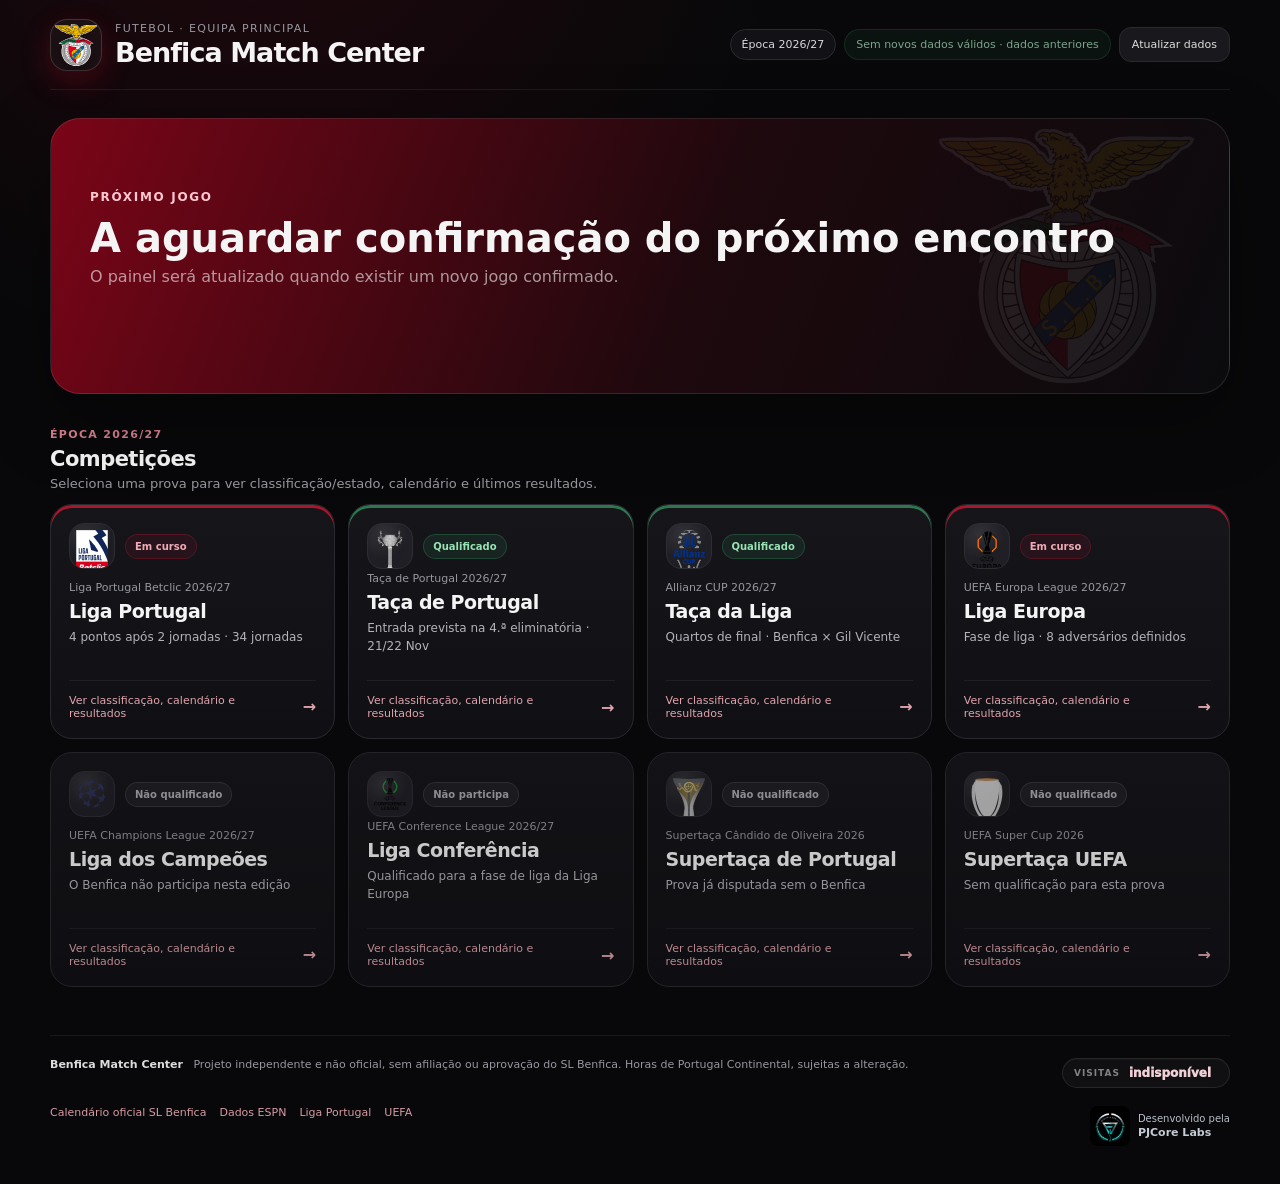
<file: index.html>
<!doctype html>
<html lang="pt-PT">
<head>
  <meta charset="utf-8" />
  <meta name="viewport" content="width=device-width, initial-scale=1" />
  <meta name="theme-color" content="#b20d20" />
  <meta name="description" content="Próximo jogo, competições, classificações, calendários e resultados do SL Benfica." />
  <title>Benfica Match Center</title>
  <link rel="manifest" href="manifest.webmanifest" />
  <link rel="icon" href="icons/benfica-crest.svg" type="image/svg+xml" />
  <link rel="stylesheet" href="styles.css?v=33-official-tv" />
  <!-- GoatCounter: analytics + contador de visitas -->
  <script data-goatcounter="https://pajogusi.goatcounter.com/count" async src="https://gc.zgo.at/count.js"></script>
</head>
<body>
  <div class="app-shell">
    <header class="topbar">
      <button class="brand brand-button" id="homeButton" type="button" aria-label="Voltar ao início">
        <span class="brand-mark" aria-hidden="true"><img src="icons/benfica-crest.svg" alt="" /></span>
        <span class="brand-copy">
          <span class="eyebrow">Futebol · Equipa Principal</span>
          <strong>Benfica Match Center</strong>
        </span>
      </button>
      <div class="header-actions">
        <span class="season-chip">Época 2026/27</span>
        <span class="status-chip" id="dataStatus" role="status">Dados de base · agosto de 2026</span>
        <button class="source-button" id="refreshDataButton" type="button">Atualizar dados</button>
      </div>
    </header>

    <main>
      <p id="dataCoverage" role="status" hidden>A atualizar os dados…</p>
      <section id="homeView">
        <section id="nextMatchHero" class="hero-card" aria-live="polite"></section>

        <div class="section-head competition-heading">
          <div>
            <span class="section-kicker">Época 2026/27</span>
            <h2>Competições</h2>
            <p>Seleciona uma prova para ver classificação/estado, calendário e últimos resultados.</p>
          </div>
        </div>
        <section id="competitionGrid" class="competition-grid" aria-label="Competições do Benfica"></section>
      </section>

      <section id="competitionView" class="competition-view hidden" aria-live="polite">
        <button id="backButton" class="back-button" type="button">← Todas as competições</button>
        <section id="competitionHeader" class="competition-detail-header"></section>
        <nav id="detailTabs" class="detail-tabs" aria-label="Detalhes da competição">
          <button class="detail-tab active" data-detail="status" type="button">Classificação / Estado</button>
          <button class="detail-tab" data-detail="calendar" type="button">Calendário e resultados</button>
        </nav>
        <section id="competitionDetailRoot" class="detail-root"></section>
      </section>
    </main>

    <footer>
      <div>
        <strong>Benfica Match Center</strong>
        <span>Projeto independente e não oficial, sem afiliação ou aprovação do SL Benfica. Horas de Portugal Continental, sujeitas a alteração.</span>
      </div>
      <div class="goatcounter-box" aria-label="Contador de visitas">
        <span class="goatcounter-label">Visitas</span>
        <strong id="goatcounter-visits" class="goatcounter-value" aria-live="polite">—</strong>
      </div>
<div class="footer-links">
        <a href="https://www.slbenfica.pt/pt-pt/futebol/calendario" target="_blank" rel="noreferrer">Calendário oficial SL Benfica</a>
        <a href="https://www.espn.com/soccer/team/fixtures/_/id/1929/benfica" target="_blank" rel="noreferrer">Dados ESPN</a>
        <a href="https://www.ligaportugal.pt/" target="_blank" rel="noreferrer">Liga Portugal</a>
        <a href="https://pt.uefa.com/" target="_blank" rel="noreferrer">UEFA</a>
      </div>
      <a class="pjcore-credit" href="https://pjcorelabs.com" target="_blank" rel="noopener noreferrer" aria-label="Desenvolvido pela PJCore Labs — abrir website">
        <img src="icons/pjcorelabs.png" width="40" height="40" alt="" loading="lazy" />
        <span><small>Desenvolvido pela</small><strong>PJCore Labs</strong></span>
      </a>
    </footer>
  </div>

  <script src="app.js?v=33-official-tv"></script>
  <script>
    (function () {
      const el = document.getElementById('goatcounter-visits');
      if (!el) return;

      const cacheKey = 'benfica-match-center-visits';
      const path = '/benfica-match-center/';
      const endpoint =
        'https://pajogusi.goatcounter.com/counter/' +
        encodeURIComponent(path) +
        '.json';

      let cached = '';
      try {
        cached = window.localStorage.getItem(cacheKey) || '';
      } catch (error) {
        cached = '';
      }

      if (cached) el.textContent = cached;

      fetch(endpoint, { cache: 'no-store' })
        .then(function (response) {
          if (!response.ok) throw new Error('GoatCounter ' + response.status);
          return response.json();
        })
        .then(function (data) {
          const count = data && data.count ? String(data.count) : '';
          if (!count) throw new Error('GoatCounter sem contagem');

          el.textContent = count;
          el.removeAttribute('title');
          el.setAttribute('aria-label', count + ' visitas');

          try {
            window.localStorage.setItem(cacheKey, count);
          } catch (error) {
            // O contador continua visível mesmo sem armazenamento local.
          }
        })
        .catch(function () {
          if (!cached) {
            el.textContent = 'indisponível';
            el.setAttribute(
              'title',
              'Não foi possível consultar o contador. Pode haver uma falha de rede ou um bloqueio de privacidade.'
            );
            el.setAttribute('aria-label', 'Contador de visitas indisponível');
          }
        });
    })();
  </script>
</body>
</html>
</file>
<file: styles.css>
:root {
  color-scheme: dark;
  --bg: #08080a;
  --panel: #121216;
  --panel-2: #17171c;
  --line: #29292f;
  --text: #f4f4f5;
  --muted: #97979f;
  --red: #d71932;
  --red-2: #a80d22;
  --green: #40c97c;
  --amber: #e1ad43;
  --shadow: 0 24px 70px rgba(0,0,0,.34);
}
* { box-sizing: border-box; }
html { scroll-behavior: smooth; }
body { margin: 0; min-height: 100vh; background: radial-gradient(circle at 20% -15%, rgba(142,4,26,.18), transparent 34rem), var(--bg); color: var(--text); font-family: Inter, ui-sans-serif, system-ui, -apple-system, BlinkMacSystemFont, "Segoe UI", sans-serif; }
button, input, select { font: inherit; }
button { color: inherit; }
.app-shell { width: min(1180px, calc(100% - 34px)); margin: 0 auto; }
.hidden { display: none !important; }

.topbar { min-height: 90px; display: flex; align-items: center; justify-content: space-between; gap: 18px; border-bottom: 1px solid rgba(255,255,255,.07); }
.brand-button { border: 0; background: transparent; padding: 0; cursor: pointer; }
.brand { display: flex; gap: 13px; align-items: center; text-align: left; }
.brand-mark { width: 52px; height: 52px; border-radius: 17px; display: grid; place-items: center; font-weight: 950; font-size: 27px; background: linear-gradient(145deg, #e31b37, #970a1b); box-shadow: 0 10px 28px rgba(215,25,50,.26); border: 1px solid rgba(255,255,255,.16); }
.brand-copy { display: grid; gap: 2px; }
.brand-copy strong { font-size: clamp(19px,2.2vw,27px); letter-spacing: -.035em; }
.eyebrow { color: var(--muted); font-size: 11px; text-transform: uppercase; letter-spacing: .12em; }
.header-actions { display: flex; align-items: center; gap: 8px; }
.season-chip, .status-chip { border-radius: 999px; padding: 8px 11px; font-size: 11px; white-space: nowrap; border: 1px solid var(--line); background: var(--panel); color: #d8d8dd; }
.status-chip { color: #a9dfbd; background: rgba(64,201,124,.08); border-color: rgba(64,201,124,.2); }

main { padding: 28px 0 48px; min-height: 72vh; }
.hero-card { position: relative; overflow: hidden; min-height: 276px; border-radius: 30px; padding: clamp(22px,4vw,39px); border: 1px solid rgba(255,255,255,.1); background: linear-gradient(112deg, rgba(125,5,24,.98), rgba(31,9,14,.96) 55%, rgba(11,11,14,.98)); box-shadow: var(--shadow); }
.hero-card::after { content: "B"; position: absolute; right: 2%; top: -38%; font-size: min(42vw,410px); font-weight: 950; color: rgba(255,255,255,.035); line-height: 1; pointer-events: none; }
.hero-topline { position: relative; z-index: 1; display: flex; justify-content: space-between; align-items: center; gap: 12px; }
.hero-kicker { color: #ffc8d0; text-transform: uppercase; letter-spacing: .14em; font-size: 12px; font-weight: 850; }
.hero-comp-link { border: 1px solid rgba(255,255,255,.14); background: rgba(255,255,255,.07); color: #f5d5da; padding: 8px 11px; border-radius: 999px; cursor: pointer; font-size: 12px; font-weight: 750; }
.hero-main { position: relative; z-index: 1; display: grid; grid-template-columns: 1fr auto 1fr; align-items: center; gap: 24px; margin-top: 28px; }
.hero-team span { display: block; margin-bottom: 7px; color: #d6c6c9; text-transform: uppercase; letter-spacing: .08em; font-size: 11px; }
.hero-team strong { display: block; font-size: clamp(25px,4.2vw,43px); line-height: 1.02; letter-spacing: -.045em; }
.hero-team.away { text-align: right; }
.hero-vs { width: 65px; height: 65px; border-radius: 50%; display: grid; place-items: center; font-weight: 950; background: rgba(255,255,255,.09); border: 1px solid rgba(255,255,255,.14); }
.hero-info { position: relative; z-index: 1; display: flex; flex-wrap: wrap; gap: 8px; margin-top: 28px; }
.hero-pill { padding: 9px 12px; border-radius: 999px; border: 1px solid rgba(255,255,255,.12); background: rgba(0,0,0,.18); color: #e8dfe1; font-size: 12px; }

.section-head { display: flex; align-items: end; justify-content: space-between; gap: 18px; margin: 30px 0 13px; }
.competition-heading { margin-top: 34px; }
.section-kicker, .panel-kicker { display: block; color: #d98290; text-transform: uppercase; letter-spacing: .12em; font-size: 11px; font-weight: 800; margin-bottom: 6px; }
.section-head h2 { margin: 0; font-size: 21px; letter-spacing: -.025em; }
.section-head p { margin: 5px 0 0; color: var(--muted); font-size: 13px; }

.competition-grid { display: grid; grid-template-columns: repeat(4,1fr); gap: 13px; }
.competition-card { min-height: 235px; border: 1px solid var(--line); border-radius: 22px; background: linear-gradient(180deg,#15151a,#101014); padding: 18px; text-align: left; cursor: pointer; display: flex; flex-direction: column; justify-content: space-between; transition: transform .18s ease, border-color .18s ease, background .18s ease; }
.competition-card:hover { transform: translateY(-3px); border-color: #46464e; background: #17171d; }
.competition-card.active { box-shadow: inset 0 3px 0 rgba(215,25,50,.75); }
.competition-card.qualified { box-shadow: inset 0 3px 0 rgba(64,201,124,.55); }
.competition-card.pending { box-shadow: inset 0 3px 0 rgba(225,173,67,.55); }
.competition-card.out { opacity: .82; }
.competition-card-top { display: flex; align-items: center; justify-content: space-between; gap: 10px; }
.comp-icon, .detail-icon { width: 46px; height: 46px; border-radius: 15px; display: grid; place-items: center; background: #202026; border: 1px solid #2d2d34; font-size: 21px; }
.status-badge { display: inline-flex; width: fit-content; padding: 6px 9px; border-radius: 999px; font-size: 10px; font-weight: 850; border: 1px solid rgba(215,25,50,.24); color: #efabb5; background: rgba(215,25,50,.10); }
.status-badge.qualified { color: #98e2b4; background: rgba(64,201,124,.09); border-color: rgba(64,201,124,.22); }
.status-badge.pending { color: #e8ca8d; background: rgba(225,173,67,.09); border-color: rgba(225,173,67,.22); }
.status-badge.out { color: #aaaab1; background: rgba(150,150,160,.08); border-color: rgba(150,150,160,.18); }
.comp-subtitle { display: block; margin-bottom: 6px; color: var(--muted); font-size: 11px; }
.competition-card h3 { margin: 0; font-size: 19px; letter-spacing: -.025em; }
.competition-card p { margin: 7px 0 0; color: #b3b3ba; font-size: 12px; line-height: 1.45; }
.card-link { display: flex; align-items: center; justify-content: space-between; gap: 10px; color: #e0a4ad; font-size: 11px; margin-top: 22px; border-top: 1px solid rgba(255,255,255,.06); padding-top: 13px; }
.card-link b { font-size: 16px; }

.back-button { border: 0; background: transparent; color: #dca1aa; padding: 0; margin: 0 0 18px; cursor: pointer; font-weight: 750; font-size: 13px; }
.competition-detail-header { display: grid; grid-template-columns: auto 1fr auto; align-items: center; gap: 18px; padding: 23px; border: 1px solid var(--line); border-radius: 23px; background: var(--panel); }
.detail-icon { width: 58px; height: 58px; font-size: 27px; }
.detail-title-copy > span { color: var(--muted); font-size: 11px; }
.detail-title-copy h1 { margin: 3px 0 9px; font-size: clamp(25px,4vw,37px); letter-spacing: -.045em; }
.detail-status-line { display: flex; align-items: center; gap: 10px; color: #aaaab2; font-size: 12px; flex-wrap: wrap; }
.source-button { text-decoration: none; color: #ddd; border: 1px solid var(--line); border-radius: 12px; padding: 10px 12px; background: #18181d; font-size: 11px; white-space: nowrap; }
.source-button:hover { border-color: #45454d; }
.detail-tabs { display: flex; gap: 8px; margin: 17px 0 0; overflow-x: auto; scrollbar-width: none; }
.detail-tabs::-webkit-scrollbar { display:none; }
.detail-tab { border: 1px solid transparent; background: transparent; color: var(--muted); border-radius: 12px; padding: 10px 13px; cursor: pointer; font-weight: 750; font-size: 12px; white-space: nowrap; }
.detail-tab.active { color: white; background: #18181d; border-color: var(--line); }
.detail-root { margin-top: 5px; }

.status-panel { margin-top: 18px; border-radius: 21px; padding: 22px; border: 1px solid var(--line); background: linear-gradient(120deg,rgba(215,25,50,.08),#121216 52%); }
.status-panel.qualified { background: linear-gradient(120deg,rgba(64,201,124,.07),#121216 52%); }
.status-panel.pending { background: linear-gradient(120deg,rgba(225,173,67,.07),#121216 52%); }
.status-panel.out { background: linear-gradient(120deg,rgba(150,150,160,.05),#121216 52%); }
.status-panel h2 { margin: 0; font-size: 22px; }
.status-panel p { margin: 8px 0 0; color: #b8b8bf; line-height: 1.55; font-size: 13px; max-width: 850px; }

.table-wrap { overflow-x: auto; border: 1px solid var(--line); border-radius: 18px; background: var(--panel); }
.standings-table { width: 100%; border-collapse: collapse; min-width: 720px; }
.standings-table th, .standings-table td { padding: 11px 12px; border-bottom: 1px solid rgba(255,255,255,.055); text-align: center; font-size: 12px; }
.standings-table th { color: var(--muted); font-size: 10px; text-transform: uppercase; letter-spacing: .06em; background: #0f0f13; }
.standings-table th:nth-child(2), .standings-table td:nth-child(2) { text-align: left; }
.standings-table tbody tr:last-child td { border-bottom: 0; }
.standings-table .benfica-row { background: rgba(215,25,50,.10); }
.standings-table .benfica-row td:nth-child(2) { color: white; font-weight: 900; }

.stage-list { display: grid; gap: 9px; }
.stage-row { display: grid; grid-template-columns: 38px 1fr; gap: 12px; align-items: center; border: 1px solid var(--line); background: var(--panel); border-radius: 16px; padding: 13px; }
.stage-index { width: 34px; height: 34px; border-radius: 12px; display: grid; place-items: center; color: #e39ca7; background: rgba(215,25,50,.09); font-weight: 900; font-size: 11px; }
.stage-row strong { display: block; font-size: 13px; }
.stage-row div span { display: block; margin-top: 3px; color: var(--muted); font-size: 12px; }

.match-list { display: grid; gap: 9px; }
.match-card { border: 1px solid var(--line); border-radius: 18px; background: var(--panel); padding: 15px; }
.match-meta, .match-bottom { display: flex; justify-content: space-between; align-items: center; gap: 12px; color: var(--muted); font-size: 11px; }
.match-teams { display: grid; grid-template-columns: 1fr auto 1fr; align-items: center; gap: 13px; margin: 16px 0 13px; }
.match-teams strong { font-size: clamp(14px,2vw,17px); }
.match-teams .right { text-align: right; }
.benfica-team { color: #fff; }
.score { min-width: 74px; text-align: center; font-size: 20px; font-weight: 950; }
.score.pending { font-size: 12px; color: var(--muted); }
.match-bottom { border-top: 1px solid rgba(255,255,255,.06); padding-top: 11px; }
.result-badge, .future-badge { border-radius: 999px; padding: 5px 8px; font-size: 10px; font-weight: 850; }
.result-badge.W { color: #92dfaf; background: rgba(64,201,124,.1); }
.result-badge.D { color: #edcb84; background: rgba(225,173,67,.1); }
.result-badge.L { color: #eda1aa; background: rgba(215,25,50,.11); }
.future-badge { color: #c9c9cf; background: #1d1d23; }

.empty-state { display: flex; flex-direction: column; gap: 5px; padding: 35px 22px; text-align: center; border: 1px dashed #35353c; border-radius: 18px; color: var(--muted); }
.empty-state strong { color: #d4d4d8; }
.empty-state.large { margin-top: 20px; padding: 55px 24px; }

footer { border-top: 1px solid rgba(255,255,255,.07); padding: 22px 0 38px; display: flex; justify-content: space-between; gap: 18px; color: var(--muted); font-size: 11px; }
footer strong { color: #ddd; margin-right: 7px; }
.footer-links { display: flex; gap: 13px; flex-wrap: wrap; }
.footer-links a { color: #d69aa4; text-decoration: none; }
.footer-links a:hover { text-decoration: underline; }

@media (max-width: 980px) { .competition-grid { grid-template-columns: repeat(2,1fr); } }
@media (max-width: 700px) {
  .app-shell { width: min(100% - 18px,1180px); }
  .topbar { min-height: 78px; }
  .status-chip { display: none; }
  .brand-mark { width: 44px; height: 44px; border-radius: 14px; font-size: 22px; }
  .hero-card { border-radius: 23px; min-height: 0; }
  .hero-main { grid-template-columns: 1fr; gap: 8px; }
  .hero-team.away { text-align: left; }
  .hero-vs { width: auto; height: auto; justify-content: start; border: 0; background: transparent; color: #e89eaa; }
  .competition-grid { grid-template-columns: 1fr; }
  .competition-card { min-height: 205px; }
  .competition-detail-header { grid-template-columns: auto 1fr; padding: 17px; }
  .source-button { grid-column: 1 / -1; width: fit-content; }
  .match-teams { grid-template-columns: 1fr auto 1fr; gap: 7px; }
  .score { min-width: 54px; }
  footer { flex-direction: column; }
}


/* BENFICA CREST PATCH v1 */
.brand-mark {
  background: rgba(255,255,255,.04);
  padding: 4px;
  overflow: visible;
}
.brand-mark img {
  width: 100%;
  height: 100%;
  display: block;
  object-fit: contain;
  filter: drop-shadow(0 6px 10px rgba(0,0,0,.28));
}

.hero-card::after {
  content: "";
  width: min(28vw, 255px);
  height: min(28vw, 255px);
  right: 3%;
  top: 50%;
  transform: translateY(-50%);
  background: url("icons/benfica-crest.svg") center / contain no-repeat;
  opacity: .075;
  font-size: 0;
}

.hero-team-name {
  display: flex;
  align-items: center;
  gap: 12px;
}
.hero-team.away .hero-team-name {
  justify-content: flex-end;
}
.hero-team-crest {
  width: clamp(44px, 6vw, 64px);
  height: clamp(44px, 6vw, 64px);
  flex: 0 0 auto;
  object-fit: contain;
  filter: drop-shadow(0 8px 16px rgba(0,0,0,.25));
}

.team-cell {
  display: flex;
  align-items: center;
  gap: 7px;
  min-width: 0;
}
.team-cell.right {
  justify-content: flex-end;
}
.mini-team-crest {
  width: 25px;
  height: 25px;
  flex: 0 0 25px;
  object-fit: contain;
}
.table-team {
  display: inline-flex;
  align-items: center;
  gap: 8px;
}
.table-team .mini-team-crest {
  width: 23px;
  height: 23px;
  flex-basis: 23px;
}

@media (max-width: 700px) {
  .hero-team.away .hero-team-name {
    justify-content: flex-start;
  }
  .hero-card::after {
    width: 180px;
    height: 180px;
    right: -25px;
    top: 56%;
    opacity: .06;
  }
}


/* ALL CLUB CRESTS PATCH v1 */
.hero-team-name {
  display: flex;
  align-items: center;
  gap: 12px;
}
.hero-team.away .hero-team-name {
  justify-content: flex-end;
}
.hero-team-crest {
  width: clamp(44px, 6vw, 64px);
  height: clamp(44px, 6vw, 64px);
  flex: 0 0 auto;
  object-fit: contain;
  filter: drop-shadow(0 7px 14px rgba(0,0,0,.28));
}
.team-cell {
  display: flex;
  align-items: center;
  gap: 8px;
  min-width: 0;
}
.team-cell.right {
  justify-content: flex-end;
}
.mini-team-crest {
  width: 26px;
  height: 26px;
  flex: 0 0 26px;
  object-fit: contain;
}
.table-team {
  display: inline-flex;
  align-items: center;
  gap: 8px;
}
.standings-table .mini-team-crest {
  width: 24px;
  height: 24px;
  flex-basis: 24px;
}
@media (max-width: 700px) {
  .hero-team.away .hero-team-name { justify-content: flex-start; }
  .mini-team-crest { width: 22px; height: 22px; flex-basis: 22px; }
}


/* COMPETITION LOGOS PATCH v3 */
.comp-icon,
.detail-icon {
  overflow: hidden;
  padding: 6px;
  background:
    radial-gradient(circle at 35% 25%, rgba(255,255,255,.09), transparent 55%),
    #202026;
}
.competition-logo,
.detail-competition-logo {
  width: 100%;
  height: 100%;
  display: block;
  object-fit: contain;
  filter: drop-shadow(0 5px 9px rgba(0,0,0,.28));
}
.detail-icon { padding: 7px; }
.competition-card.out .competition-logo {
  filter: grayscale(.18) opacity(.78) drop-shadow(0 4px 8px rgba(0,0,0,.24));
}
.competition-logo { transition: transform .18s ease; }
.competition-card:hover .competition-logo { transform: scale(1.05); }
@media (max-width: 700px) {
  .comp-icon { width: 50px; height: 50px; }
  .detail-icon { width: 58px; height: 58px; }
}

/* NEXT MATCH PROFESSIONAL PANEL V2 */
.next-topline { align-items: flex-start; }
.next-topline > div:first-child { display: grid; gap: 4px; }
.next-season-label { color: rgba(255,255,255,.55); font-size: 11px; letter-spacing: .035em; }
.next-comp-link { display: inline-flex; align-items: center; gap: 9px; }
.next-comp-link .next-competition-logo { width: 25px; height: 25px; }
.next-comp-link b { font-size: 15px; font-weight: 900; }
.next-match-board { position: relative; z-index: 1; display: grid; grid-template-columns: minmax(0,1fr) minmax(190px,240px) minmax(0,1fr); align-items: center; gap: clamp(18px,4vw,46px); margin-top: 28px; }
.next-team { min-width: 0; display: flex; flex-direction: column; align-items: center; text-align: center; }
.next-team-role { margin-bottom: 11px; color: rgba(255,255,255,.55); text-transform: uppercase; letter-spacing: .13em; font-size: 10px; font-weight: 850; }
.next-crest-shell { grid-template-rows: minmax(0,1fr); grid-template-columns: minmax(0,1fr); width: clamp(82px,9vw,112px); height: clamp(82px,9vw,112px); display: grid; place-items: center; margin-bottom: 15px; }
.next-club-crest { display: block; min-width: 0; min-height: 0; max-width: 100%; max-height: 100%; width: 100%; height: 100%; object-fit: contain; filter: drop-shadow(0 12px 20px rgba(0,0,0,.32)); }
.next-team strong { max-width: 100%; font-size: clamp(22px,3.1vw,35px); line-height: 1.05; letter-spacing: -.035em; overflow-wrap: anywhere; }
.next-center { display: flex; flex-direction: column; align-items: center; text-align: center; min-width: 0; }
.next-center-competition { min-height: 45px; display: flex; align-items: center; justify-content: center; gap: 9px; color: rgba(255,255,255,.68); font-size: 10px; text-transform: uppercase; letter-spacing: .075em; font-weight: 780; }
.next-center-competition .next-competition-logo { width: 38px; height: 38px; }
.next-competition-logo { display: block; object-fit: contain; flex: 0 0 auto; }
.next-match-date { display: block; margin-top: 12px; color: #f3d7dc; font-size: 12px; font-weight: 750; text-transform: capitalize; }
.next-kickoff { margin-top: 3px; font-size: clamp(32px,5vw,52px); line-height: 1; font-weight: 950; letter-spacing: -.055em; }
.next-match-note { margin-top: 7px; color: rgba(255,255,255,.58); font-size: 10px; }
.next-vs { margin-top: 16px; padding: 6px 11px; border-radius: 999px; border: 1px solid rgba(255,255,255,.13); background: rgba(0,0,0,.18); color: rgba(255,255,255,.72); font-size: 10px; font-weight: 900; letter-spacing: .12em; }
.next-round { margin-top: 10px; color: rgba(255,255,255,.64); font-size: 11px; line-height: 1.35; }
.next-match-meta { position: relative; z-index: 1; display: grid; grid-template-columns: 1.35fr 1fr .7fr .8fr; margin-top: 30px; border: 1px solid rgba(255,255,255,.10); border-radius: 17px; background: rgba(4,4,7,.22); overflow: hidden; backdrop-filter: blur(8px); }
.next-meta-item { min-width: 0; padding: 13px 15px; border-right: 1px solid rgba(255,255,255,.08); }
.next-meta-item:last-child { border-right: 0; }
.next-meta-item span { display: block; margin-bottom: 5px; color: rgba(255,255,255,.47); font-size: 9px; text-transform: uppercase; letter-spacing: .12em; font-weight: 800; }
.next-meta-item strong { display: block; color: #f2ebec; font-size: 12px; line-height: 1.35; overflow-wrap: anywhere; }
.next-meta-countdown strong { color: #ffd2d8; }
.hero-empty-professional { position: relative; z-index: 1; padding: 28px 0; }
.hero-empty-professional h2 { margin: 10px 0 6px; font-size: clamp(25px,4vw,40px); }
.hero-empty-professional p { margin: 0; color: rgba(255,255,255,.58); }

@media (max-width: 780px) {
  .next-match-board { grid-template-columns: 1fr 100px 1fr; gap: 10px; }
  .next-crest-shell { width: 72px; height: 72px; }
  .next-team strong { font-size: clamp(17px,5vw,24px); }
  .next-center-competition span { display: none; }
  .next-center-competition .next-competition-logo { width: 32px; height: 32px; }
  .next-kickoff { font-size: 31px; }
  .next-match-date { font-size: 10px; line-height: 1.35; }
  .next-match-meta { grid-template-columns: 1fr 1fr; }
  .next-meta-item { border-bottom: 1px solid rgba(255,255,255,.08); }
  .next-meta-item:nth-child(2) { border-right: 0; }
  .next-meta-item:nth-child(3), .next-meta-item:nth-child(4) { border-bottom: 0; }
}

@media (max-width: 520px) {
  .next-comp-link { max-width: 58%; }
  .next-comp-link span { overflow: hidden; text-overflow: ellipsis; white-space: nowrap; }
  .next-match-board { grid-template-columns: 1fr 78px 1fr; margin-top: 22px; }
  .next-crest-shell { width: 58px; height: 58px; margin-bottom: 10px; }
  .next-team-role { margin-bottom: 7px; font-size: 8px; }
  .next-team strong { font-size: 16px; }
  .next-center-competition { min-height: 30px; }
  .next-center-competition .next-competition-logo { width: 27px; height: 27px; }
  .next-match-date { margin-top: 8px; font-size: 9px; }
  .next-kickoff { font-size: 27px; }
  .next-vs { margin-top: 11px; }
  .next-round { font-size: 9px; }
  .next-match-meta { margin-top: 23px; }
  .next-meta-item { padding: 11px 10px; }
}


/* TV + AGGREGATE PATCH v1 */
.next-meta-tv strong {
  color: #fff;
}

.next-meta-aggregate strong {
  color: #ffd2d8;
  font-weight: 900;
}

@media (max-width: 780px) {
  .next-meta-tv strong,
  .next-meta-aggregate strong {
    font-size: 12px;
  }
}


/* DYNAMIC COUNTDOWN PATCH v1 */
.next-meta-countdown strong {
  font-variant-numeric: tabular-nums;
  white-space: nowrap;
  letter-spacing: .01em;
}


/* AUTO ONLINE REFRESH STATUS V1 */
#dataStatus[data-online-mode="loading"] {
  opacity: .68;
}

#dataStatus[data-online-mode="ok"] {
  border-color: rgba(114, 207, 151, .25);
}

#dataStatus[data-online-mode="error"] {
  opacity: .72;
}




/* GOATCOUNTER COMPACT V2 */
.goatcounter-box {
  display: inline-flex;
  align-items: center;
  gap: 9px;
  margin-left: auto;
  padding: 7px 11px;
  min-height: 30px;
  border: 1px solid rgba(255,255,255,.09);
  border-radius: 999px;
  background: rgba(255,255,255,.035);
  box-shadow: inset 0 1px 0 rgba(255,255,255,.025);
  white-space: nowrap;
}

.goatcounter-label {
  color: rgba(255,255,255,.48);
  font-size: 9px;
  font-weight: 850;
  letter-spacing: .11em;
  text-transform: uppercase;
}

.goatcounter-value {
  min-width: 14px;
  color: #f2d1d6;
  font-size: 12px;
  font-weight: 950;
  line-height: 1;
  font-variant-numeric: tabular-nums;
}

@media (max-width: 760px) {
  .goatcounter-box {
    margin-left: 0;
    align-self: flex-start;
  }
}


/* FINAL RESULT TICKER V1 */
.result-ticker {
  position: relative;
  overflow: hidden;
  margin: 0 0 28px;
  border: 1px solid rgba(244, 63, 94, .28);
  border-radius: 12px;
  background: linear-gradient(90deg, rgba(153, 0, 30, .96), rgba(50, 7, 18, .96));
  box-shadow: 0 14px 34px rgba(0, 0, 0, .22);
  color: #fff;
}

.result-ticker::before,
.result-ticker::after {
  content: '';
  position: absolute;
  z-index: 2;
  top: 0;
  bottom: 0;
  width: 42px;
  pointer-events: none;
}

.result-ticker::before {
  left: 0;
  background: linear-gradient(90deg, rgba(105, 0, 22, 1), transparent);
}

.result-ticker::after {
  right: 0;
  background: linear-gradient(270deg, rgba(50, 7, 18, 1), transparent);
}

.result-ticker-track {
  display: flex;
  width: max-content;
  min-width: 100%;
  padding: 11px 0;
  animation: final-result-scroll 22s linear infinite;
  will-change: transform;
}

.result-ticker-item {
  flex: none;
  padding-right: 72px;
  color: #fff5f6;
  font-size: 13px;
  font-weight: 850;
  letter-spacing: .04em;
  white-space: nowrap;
}

@keyframes final-result-scroll {
  from { transform: translateX(0); }
  to { transform: translateX(-50%); }
}

@media (max-width: 760px) {
  .result-ticker {
    margin-bottom: 20px;
    border-radius: 10px;
  }

  .result-ticker-track {
    animation-duration: 18s;
  }

  .result-ticker-item {
    padding-right: 54px;
    font-size: 12px;
  }
}

@media (prefers-reduced-motion: reduce) {
  .result-ticker-track {
    animation: none;
    width: auto;
    padding: 10px 14px;
  }

  .result-ticker-item {
    white-space: normal;
  }

  .result-ticker-item[aria-hidden="true"] {
    display: none;
  }
}


/* EUROPA LEAGUE DRAW TICKER V1 */
.draw-ticker {
  margin-top: -10px;
  border-color: rgba(245, 158, 11, .3);
  background: linear-gradient(90deg, rgba(95, 42, 5, .98), rgba(43, 18, 5, .98));
}

.draw-ticker::before {
  background: linear-gradient(90deg, rgba(95, 42, 5, 1), transparent);
}

.draw-ticker::after {
  background: linear-gradient(270deg, rgba(43, 18, 5, 1), transparent);
}

.result-ticker-link {
  color: inherit;
  text-decoration: none;
}

.result-ticker-link:hover,
.result-ticker-link:focus-visible {
  color: #fff;
  text-decoration: underline;
}


/* Keep the score and draw tickers moving in Opera, even when the
   browser inherits the operating system's reduced-motion preference. */
@media (prefers-reduced-motion: reduce) {
  .result-ticker-track {
    animation: final-result-scroll 24s linear infinite;
    width: max-content;
    padding: 11px 0;
  }

  .result-ticker-item {
    white-space: nowrap;
  }

  .result-ticker-item[aria-hidden="true"] {
    display: block;
  }
}


/* EUROPA LEAGUE OPPONENTS TABLE V1 */
.europa-fixtures-table .standings-table {
  min-width: 560px;
}

.europa-fixtures-table .fixture-date {
  font-weight: 750;
  color: #f4f4f6;
  white-space: nowrap;
}

.fixture-location {
  display: inline-flex;
  align-items: center;
  justify-content: center;
  min-width: 54px;
  padding: 5px 9px;
  border-radius: 999px;
  font-size: 11px;
  font-weight: 850;
}

.fixture-location.home {
  color: #86efac;
  background: rgba(34, 197, 94, .12);
  border: 1px solid rgba(34, 197, 94, .25);
}

.fixture-location.away {
  color: #fdba74;
  background: rgba(249, 115, 22, .12);
  border: 1px solid rgba(249, 115, 22, .25);
}


/* EUROPA LEAGUE FORMAT NOTE V1 */
.europa-format-note {
  margin-top: 22px;
  padding: 22px;
  border: 1px solid rgba(245, 158, 11, .24);
  border-radius: 18px;
  background: linear-gradient(145deg, rgba(80, 35, 7, .45), rgba(18, 18, 23, .96));
}

.europa-format-heading span {
  display: block;
  margin-bottom: 5px;
  color: #fbbf24;
  font-size: 10px;
  font-weight: 900;
  letter-spacing: .1em;
  text-transform: uppercase;
}

.europa-format-heading h3 {
  margin: 0;
  color: #fff;
  font-size: 20px;
}

.europa-format-steps {
  display: grid;
  gap: 10px;
  margin: 18px 0 16px;
  padding: 0;
  list-style: none;
}

.europa-format-steps li {
  display: grid;
  grid-template-columns: 34px 1fr;
  gap: 12px;
  align-items: start;
  padding: 13px;
  border: 1px solid rgba(255, 255, 255, .07);
  border-radius: 13px;
  background: rgba(5, 5, 8, .38);
}

.format-step-number {
  display: grid;
  width: 30px;
  height: 30px;
  place-items: center;
  border-radius: 50%;
  color: #1b0d00;
  background: #f59e0b;
  font-size: 12px;
  font-weight: 950;
}

.europa-format-steps strong {
  display: block;
  color: #fff;
  font-size: 13px;
}

.europa-format-steps p {
  margin: 4px 0 0;
  color: var(--muted);
  font-size: 12px;
  line-height: 1.55;
}

.europa-format-source {
  color: #fbbf24;
  font-size: 11px;
  font-weight: 800;
  text-decoration: none;
}

.europa-format-source:hover,
.europa-format-source:focus-visible {
  color: #fff;
  text-decoration: underline;
}

@media (max-width: 560px) {
  .europa-format-note {
    padding: 16px;
  }

  .europa-format-steps li {
    grid-template-columns: 30px 1fr;
    gap: 10px;
    padding: 11px;
  }
}


/* PORTUGAL TIME LABEL V1 */
.next-kickoff-zone {
  display: block;
  margin-top: -4px;
  color: #fca5a5;
  font-size: 10px;
  font-weight: 850;
  letter-spacing: .05em;
  text-transform: uppercase;
}


/* Independent developer credit, kept separate from club branding. */
.pjcore-credit { display:flex; align-items:center; gap:8px; flex-shrink:0; align-self:flex-end; margin-left:auto; color:#b8bec8; text-decoration:none; }
.pjcore-credit img { width:40px; height:40px; object-fit:contain; border-radius:8px; }
.pjcore-credit span { display:flex; flex-direction:column; gap:2px; }
.pjcore-credit small { font-size:10px; }
footer .pjcore-credit strong { margin:0; font-size:11px; font-weight:600; color:#c6ccd5; }
.pjcore-credit:hover strong { color:#fff; }
.pjcore-credit:focus-visible { outline:2px solid #c6ccd5; outline-offset:5px; border-radius:4px; }
@media(max-width:700px) { .pjcore-credit { align-self:flex-end; } }

footer { display:grid; grid-template-columns:minmax(0,1fr) auto; align-items:start; }
footer > div:first-child { grid-column:1; }
footer .goatcounter-box { grid-column:2; justify-self:end; margin-left:0; }
footer .footer-links { grid-column:1; }
footer .pjcore-credit { grid-column:2; justify-self:end; margin-left:0; }
@media(max-width:700px) {
  footer { grid-template-columns:minmax(0,1fr); }
  footer .goatcounter-box, footer .pjcore-credit, footer .footer-links { grid-column:1; }
  footer .goatcounter-box { justify-self:start; }
}

.europa-table-legend { display:flex; flex-wrap:wrap; gap:18px; color:var(--muted); font-size:12px; }
.europa-rank { display:inline-grid; place-items:center; min-width:24px; border-radius:6px; padding:3px; }
.europa-rank.direct { background:rgba(70,190,130,.18); color:#a0e2bc; }
.europa-rank.playoff { background:rgba(235,180,65,.16); color:#efd297; }
.europa-rank.out { color:#a6a0a5; }
.europa-zone-end td { border-bottom:2px solid rgba(255,255,255,.22); }
.europa-table-source { color:var(--muted); font-size:11px; }
.europa-table-source a { color:#d69aa4; }
</file>
